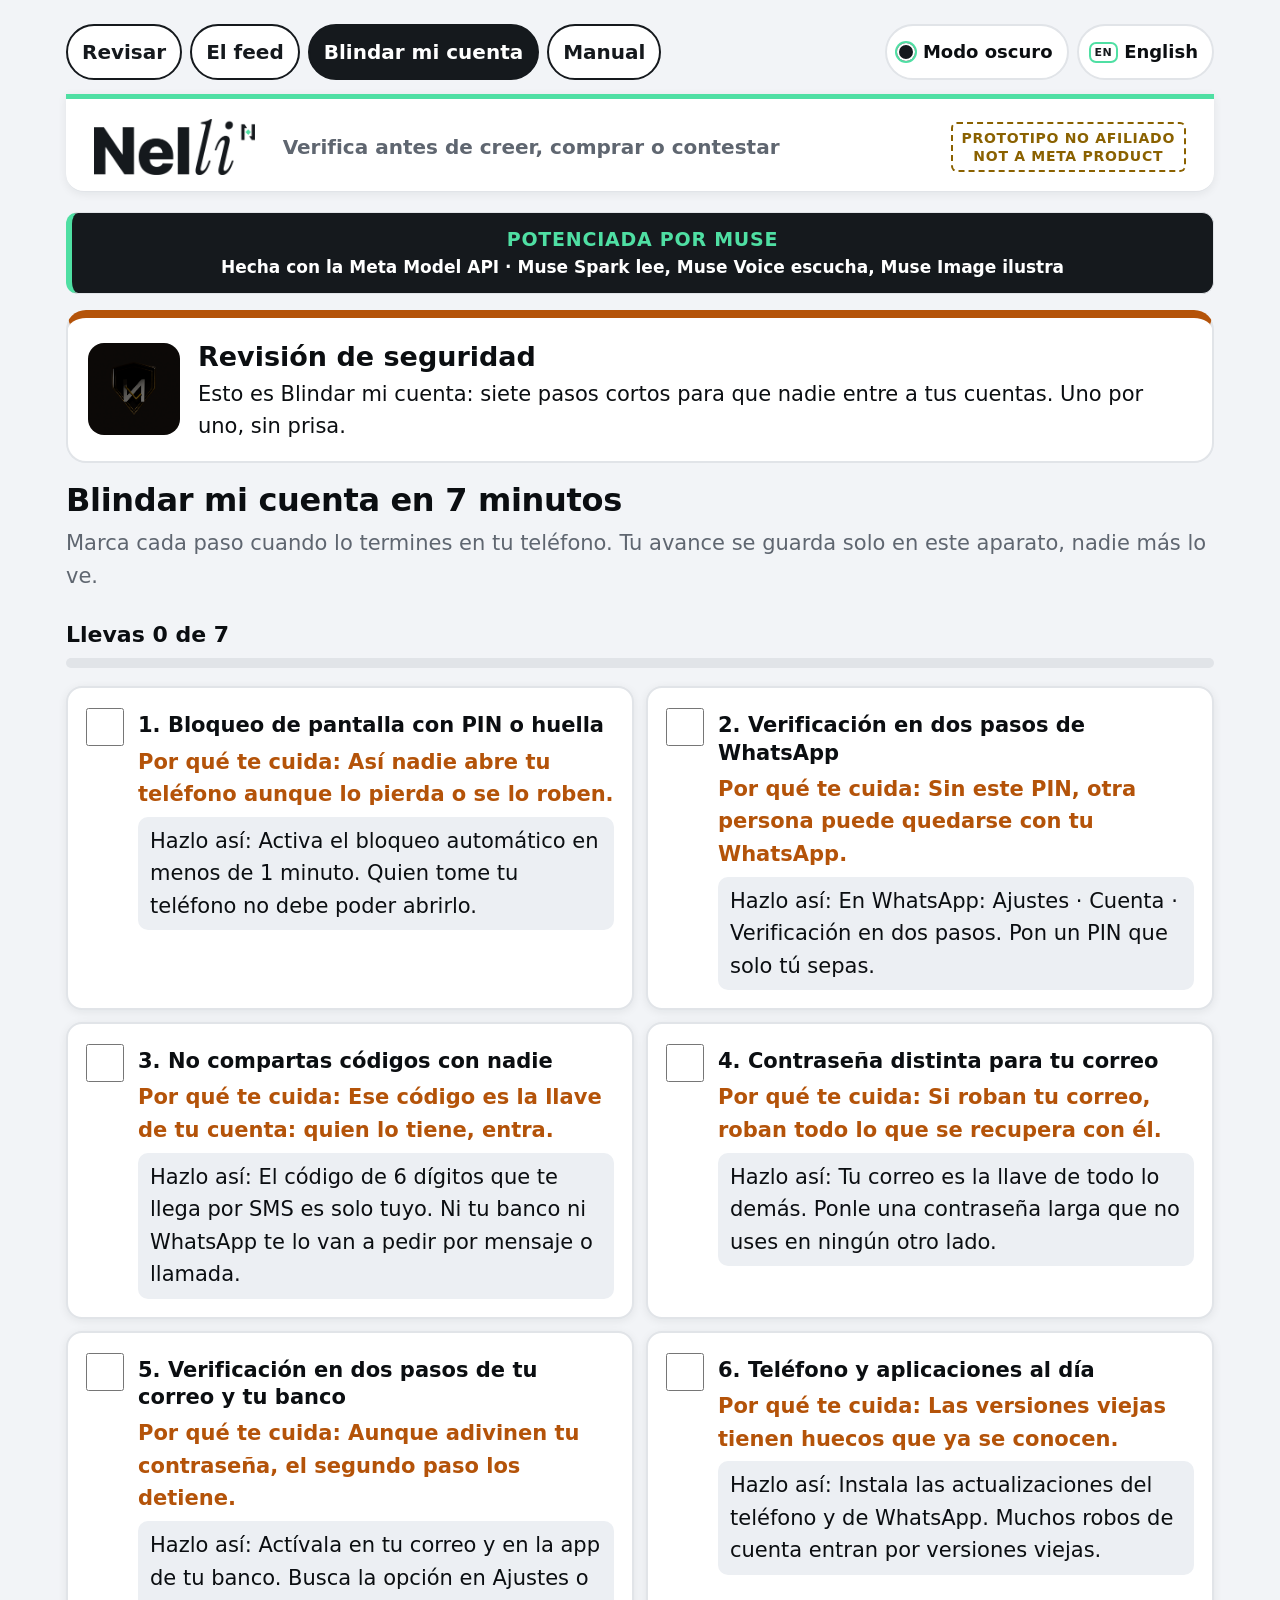
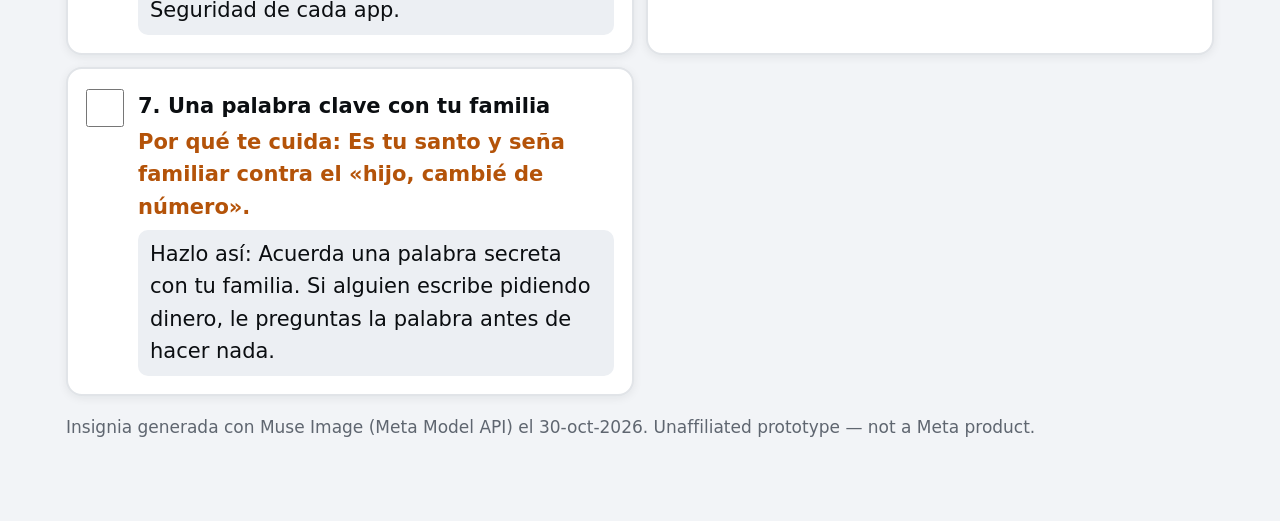
<file: web/blindar.html>
<!doctype html>
<html lang="es-MX">
<head>
<meta charset="utf-8">
<meta name="viewport" content="width=device-width, initial-scale=1">
<meta name="description" data-t-content="comun.descripcion" content="Nelli revisa mensajes, fotos y notas de voz sospechosas y te dice en palabras claras si parece fraude. Sin abrir ligas.">
<title data-t="bl.titulo">Nelli · Blindar mi cuenta en 7 minutos</title>
<meta name="theme-color" content="#FFFFFF">
<link rel="icon" href="../web/icono-grafito.png">
<script src="../web/tema.js"></script>
<script src="../web/idioma.js"></script>
<link rel="stylesheet" href="../web/nelli.css">
<style>
  .pagina { max-width: 560px; margin: 0 auto; padding: 16px 16px 48px; }
  h1 { font-size: 32px; margin-bottom: 8px; }
  .intro { margin: 0 0 16px; color: var(--texto-suave); }
  .conteo { position: sticky; top: 0; z-index: 2; margin: 0 -16px 8px; padding: 10px 16px; background: var(--fondo); font-family: var(--letra-titulo); font-size: 22px; font-weight: 700; }
  .barra-avance { display: block; height: 10px; border-radius: 999px; background: var(--borde); overflow: hidden; margin-top: 6px; }
  .barra-avance span { display: block; height: 100%; width: 0; background: var(--accion); transition: width .2s ease; }
  .pasos { list-style: none; margin: 0; padding: 0; display: grid; gap: 12px; }
  .paso-item { background: var(--superficie); border: 2px solid var(--borde); border-radius: 16px; }
  .paso-item:has(input:checked) { border-color: var(--accion); background: var(--ambar-fondo); }
  .paso-item label { display: flex; gap: 14px; align-items: flex-start; padding: 18px; cursor: pointer; min-height: 72px; font-size: 21px; }
  .paso-item input { flex: none; width: 38px; height: 38px; margin: 2px 0 0; accent-color: var(--accion); }
  .paso-item b { display: block; font-size: 21px; line-height: 1.3; }
  .paso-item span { display: block; margin-top: 6px; color: var(--texto); }
  .insignia { display: flex; gap: 16px; align-items: center; margin-top: 22px; padding: 20px; border-radius: 16px; background: var(--grafito); color: #ffffff; border-top: 8px solid var(--ambar); }
  .insignia[hidden] { display: none; }
  .insignia .icono { width: 56px; height: 56px; }
  .insignia strong { display: block; font-family: var(--letra-titulo); font-size: 26px; }
  .nota { margin-top: 18px; font-size: 17px; color: var(--texto-suave); }
</style>
</head>
<body>
<main class="pagina pagina-blindar">
  <nav class="menu" data-t-aria="menu.aria" aria-label="Pantallas del prototipo">
    <a href="../web/index.html" data-t="menu.revisar">Revisar</a>
    <a href="../feed/index.html" data-t="menu.feed">El feed</a>
    <a href="../web/blindar.html" aria-current="page" data-t="menu.blindar">Blindar mi cuenta</a>
    <a href="../web/manual.html" data-t="menu.manual">Manual</a>
    <span class="ajustes">
      <button type="button" class="boton-tema" data-tema-boton>Modo oscuro</button>
      <button type="button" class="boton-idioma" data-idioma-boton lang="en">English</button>
    </span>
  </nav>
  <header class="cabecera-nelli">
    <img class="logotipo logo-claro" src="../web/logotipo-grafito.png" alt="Nelli" width="720" height="251">
    <img class="logotipo logo-oscuro" src="../web/logotipo-blanco.png" alt="Nelli" width="720" height="251">
    <span class="lema" data-t="comun.lema">Verifica antes de creer, comprar o contestar</span>
    <span class="sello-prototipo"><span data-t="comun.sello">Prototipo no afiliado</span><br>Not a Meta product</span>
  </header>
  <p class="potencia-muse"><b data-t="comun.muse">POTENCIADA POR MUSE</b><span data-t="comun.muse.sub">Hecha con la Meta Model API · Muse Spark lee, Muse Voice escucha, Muse Image ilustra</span></p>
  <div class="revision-hero">
    <img src="../web/sello-3d.png" data-t-alt="bl.hero.alt" alt="Sello de Nelli en 3D" width="92" height="92">
    <div><strong data-t="bl.hero.t">Revisión de seguridad</strong><span data-t="bl.hero.p">Esto es Blindar mi cuenta: siete pasos cortos para que nadie entre a tus cuentas. Uno por uno, sin prisa.</span></div>
  </div>
  <h1 data-t="bl.h1">Blindar mi cuenta en 7 minutos</h1>
  <p class="intro" data-t="bl.intro">Marca cada paso cuando lo termines en tu teléfono. Tu avance se guarda solo en este aparato, nadie más lo ve.</p>

  <p class="conteo" aria-live="polite"><span data-t="bl.llevas">Llevas </span><span id="n">0</span><span data-t="bl.de7"> de 7</span><span class="barra-avance" aria-hidden="true"><span id="barra"></span></span></p>

  <ol class="pasos">
    <li class="paso-item"><label><input type="checkbox" data-paso><span><b data-t="bl.1.t">1. Bloqueo de pantalla con PIN o huella</b>
      <span class="por-que" data-t="bl.1.p">Por qué te cuida: Así nadie abre tu teléfono aunque lo pierda o se lo roben.</span><span class="hazlo" data-t="bl.1.h">Hazlo así: Activa el bloqueo automático en menos de 1 minuto. Quien tome tu teléfono no debe poder abrirlo.</span></span></label></li>
    <li class="paso-item"><label><input type="checkbox" data-paso><span><b data-t="bl.2.t">2. Verificación en dos pasos de WhatsApp</b>
      <span class="por-que" data-t="bl.2.p">Por qué te cuida: Sin este PIN, otra persona puede quedarse con tu WhatsApp.</span><span class="hazlo" data-t="bl.2.h">Hazlo así: En WhatsApp: Ajustes · Cuenta · Verificación en dos pasos. Pon un PIN que solo tú sepas.</span></span></label></li>
    <li class="paso-item"><label><input type="checkbox" data-paso><span><b data-t="bl.3.t">3. No compartas códigos con nadie</b>
      <span class="por-que" data-t="bl.3.p">Por qué te cuida: Ese código es la llave de tu cuenta: quien lo tiene, entra.</span><span class="hazlo" data-t="bl.3.h">Hazlo así: El código de 6 dígitos que te llega por SMS es solo tuyo. Ni tu banco ni WhatsApp te lo van a pedir por mensaje o llamada.</span></span></label></li>
    <li class="paso-item"><label><input type="checkbox" data-paso><span><b data-t="bl.4.t">4. Contraseña distinta para tu correo</b>
      <span class="por-que" data-t="bl.4.p">Por qué te cuida: Si roban tu correo, roban todo lo que se recupera con él.</span><span class="hazlo" data-t="bl.4.h">Hazlo así: Tu correo es la llave de todo lo demás. Ponle una contraseña larga que no uses en ningún otro lado.</span></span></label></li>
    <li class="paso-item"><label><input type="checkbox" data-paso><span><b data-t="bl.5.t">5. Verificación en dos pasos de tu correo y tu banco</b>
      <span class="por-que" data-t="bl.5.p">Por qué te cuida: Aunque adivinen tu contraseña, el segundo paso los detiene.</span><span class="hazlo" data-t="bl.5.h">Hazlo así: Actívala en tu correo y en la app de tu banco. Busca la opción en Ajustes o Seguridad de cada app.</span></span></label></li>
    <li class="paso-item"><label><input type="checkbox" data-paso><span><b data-t="bl.6.t">6. Teléfono y aplicaciones al día</b>
      <span class="por-que" data-t="bl.6.p">Por qué te cuida: Las versiones viejas tienen huecos que ya se conocen.</span><span class="hazlo" data-t="bl.6.h">Hazlo así: Instala las actualizaciones del teléfono y de WhatsApp. Muchos robos de cuenta entran por versiones viejas.</span></span></label></li>
    <li class="paso-item"><label><input type="checkbox" data-paso><span><b data-t="bl.7.t">7. Una palabra clave con tu familia</b>
      <span class="por-que" data-t="bl.7.p">Por qué te cuida: Es tu santo y seña familiar contra el «hijo, cambié de número».</span><span class="hazlo" data-t="bl.7.h">Hazlo así: Acuerda una palabra secreta con tu familia. Si alguien escribe pidiendo dinero, le preguntas la palabra antes de hacer nada.</span></span></label></li>
  </ol>

  <div class="insignia" id="insignia" hidden>
    <img class="icono" width="56" height="56" src="insignia-blindar.png" data-t-alt="bl.insignia.alt" alt="Insignia de cuenta blindada" style="border-radius:12px;background:#fff">
    <div><strong data-t="bl.insignia.t">Cuenta blindada</strong><span data-t="bl.insignia.p">Terminaste los 7 pasos.</span></div>
  </div>
  <p class="nota" data-t="bl.nota">Insignia generada con Muse Image (Meta Model API) el 30-oct-2026. Unaffiliated prototype — not a Meta product.</p>
</main>
<script>
(function () {
  'use strict';
  var cajas = Array.prototype.slice.call(document.querySelectorAll('[data-paso]'));
  function pintar() {
    var n = cajas.filter(function (c) { return c.checked; }).length;
    document.getElementById('n').textContent = n;
    document.getElementById('barra').style.width = (n / 7 * 100) + '%';
    document.getElementById('insignia').hidden = n !== 7;
    try { localStorage.setItem('nelli-blindar', JSON.stringify(cajas.map(function (c) { return c.checked; }))); } catch (e) {}
  }
  try {
    var guardado = JSON.parse(localStorage.getItem('nelli-blindar') || '[]');
    cajas.forEach(function (c, i) { c.checked = !!guardado[i]; });
  } catch (e) {}
  cajas.forEach(function (c) { c.addEventListener('change', pintar); });
  pintar();
})();
</script>
</body>
</html>
</file>
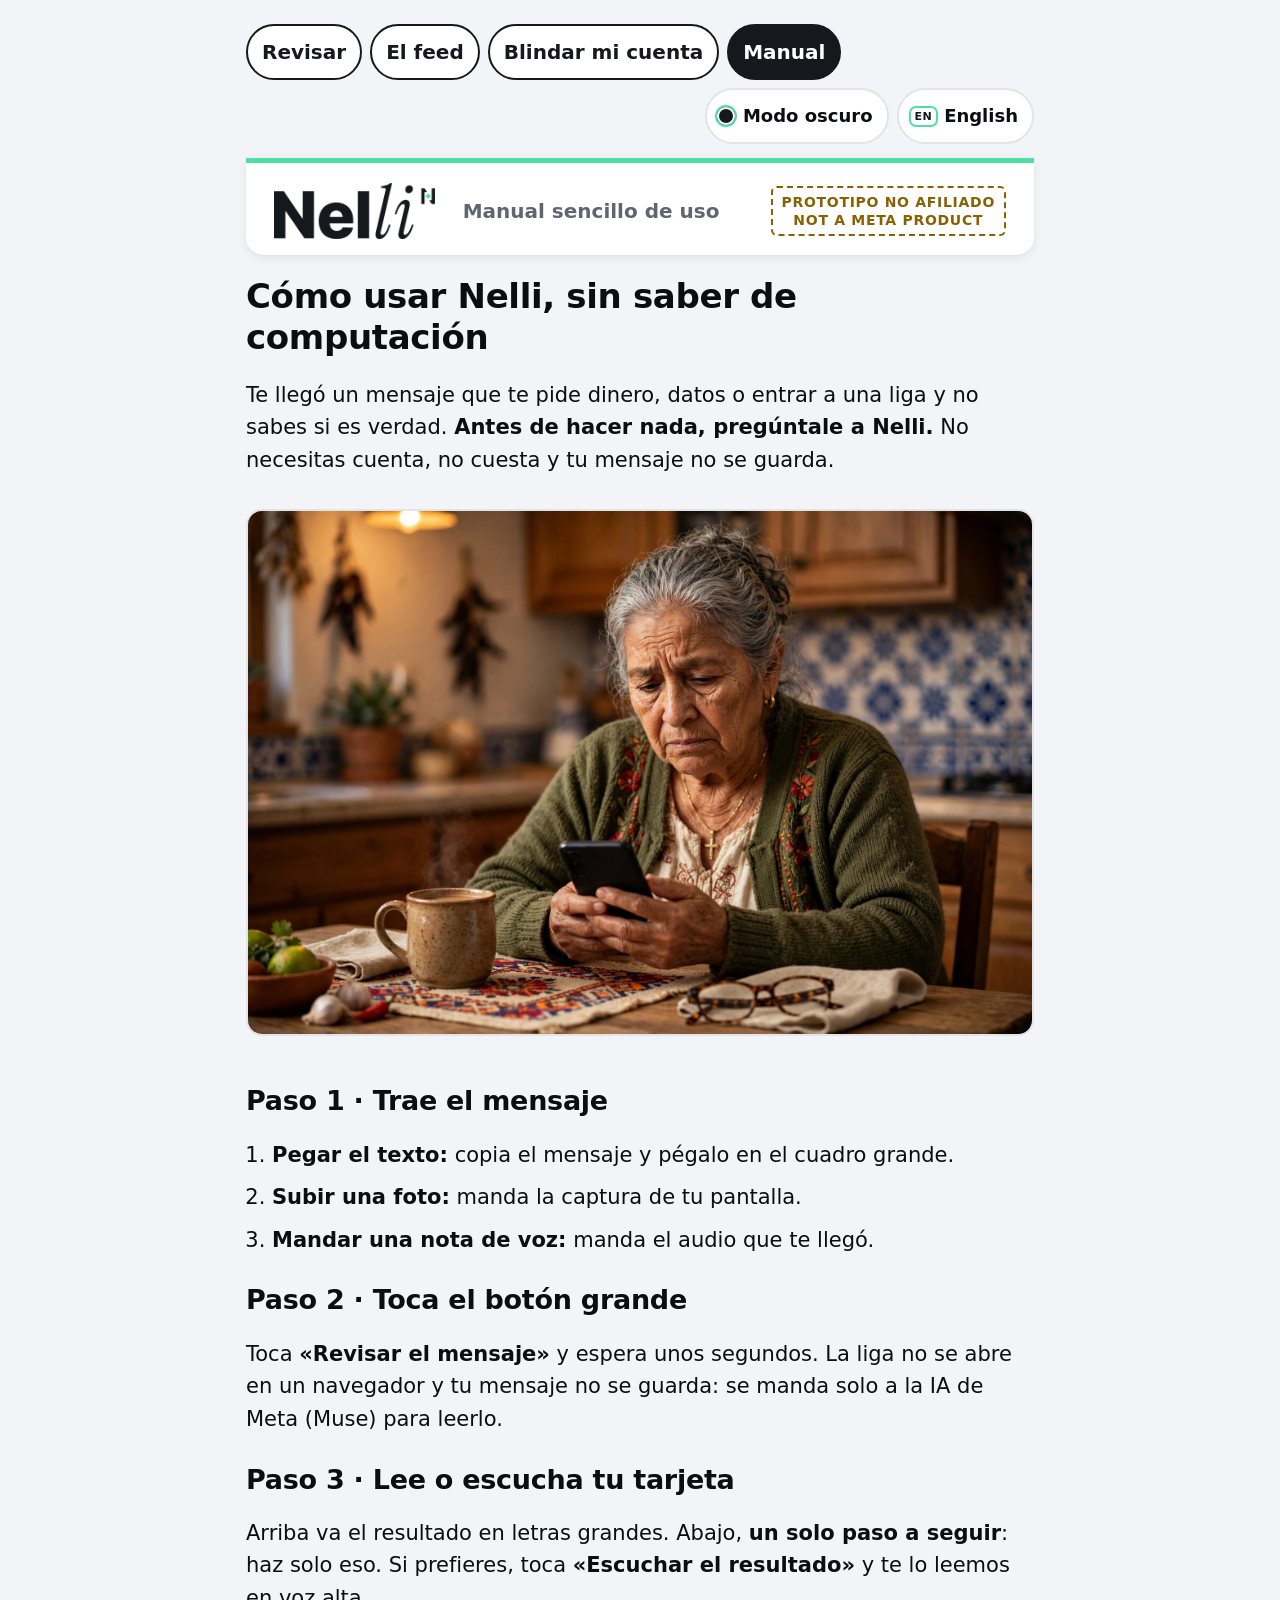
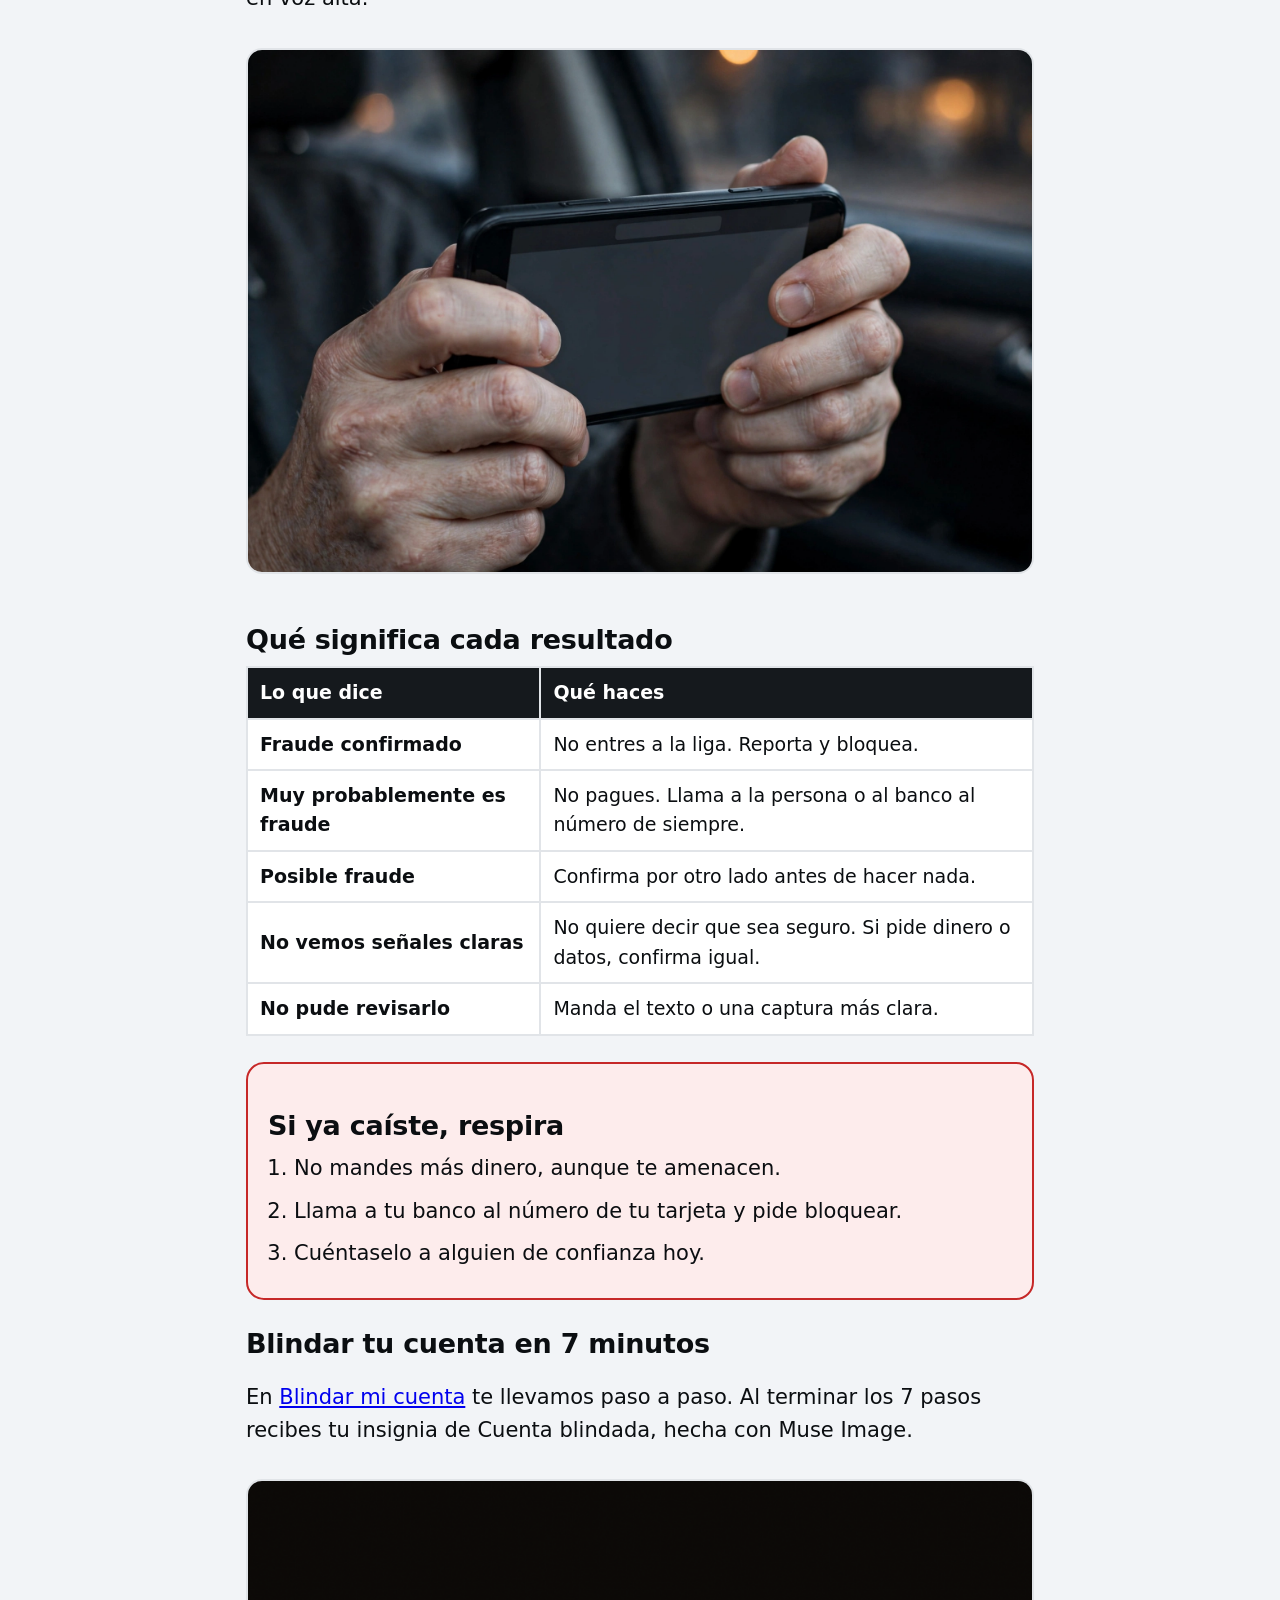
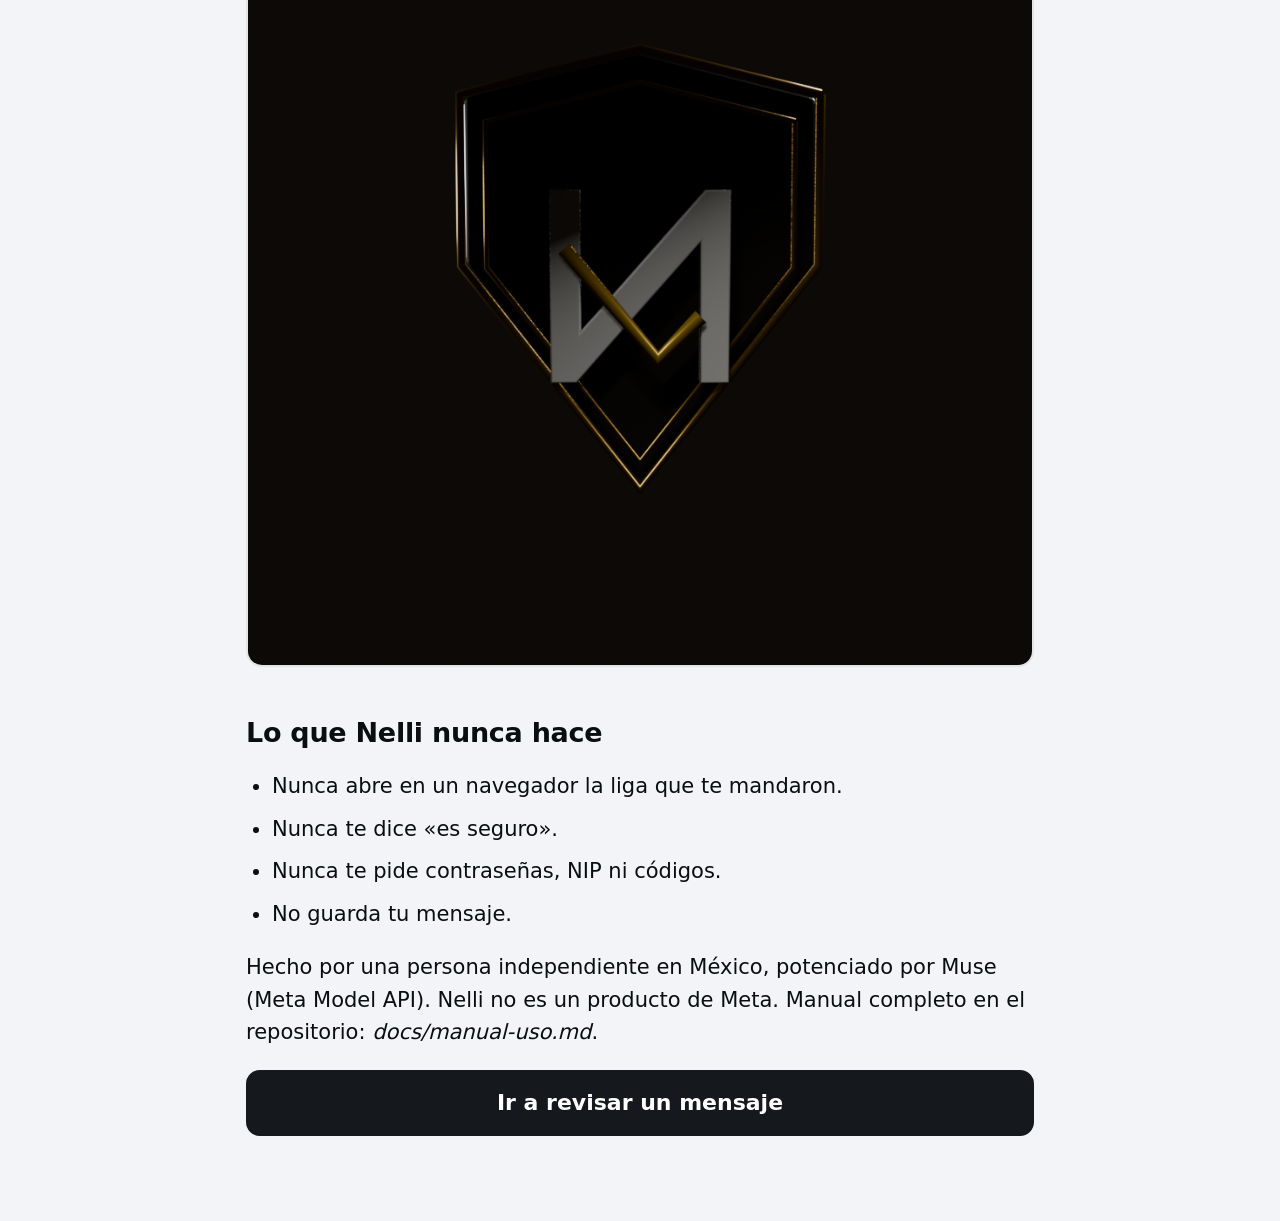
<file: web/manual.html>
<!doctype html>
<html lang="es-MX">
<head>
<meta charset="utf-8">
<meta name="viewport" content="width=device-width, initial-scale=1">
<meta name="description" data-t-content="man.descripcion" content="Manual sencillo de Nelli: cómo revisar un mensaje sospechoso en 3 pasos, qué significa cada resultado y qué hacer si ya caíste.">
<title data-t="man.titulo">Nelli · Manual sencillo de uso</title>
<meta name="theme-color" content="#FFFFFF">
<link rel="icon" href="../web/icono-grafito.png">
<script src="../web/tema.js"></script>
<script src="../web/idioma.js"></script>
<link rel="stylesheet" href="../web/nelli.css">
<style>
  .pagina { max-width: 560px; margin: 0 auto; padding: 16px 16px 48px; }
  .manual h1 { font-size: 34px; margin: 6px 0 10px; }
  .manual h2 { font-size: 27px; margin: 28px 0 10px; }
  .manual p, .manual li { font-size: 21px; }
  .manual ol, .manual ul { padding-left: 26px; } .manual li { margin: 10px 0; }
  .tabla { width: 100%; border-collapse: collapse; font-size: 19px; margin: 10px 0; }
  .tabla th, .tabla td { border: 2px solid var(--borde); padding: 10px 12px; text-align: left; background: var(--superficie); }
  .tabla th { background: var(--grafito); color: #ffffff; }
  .foto-manual { width: 100%; height: auto; border-radius: 16px; border: 2px solid var(--borde); margin: 12px 0; }
  @media (min-width: 960px) { body .pagina { max-width: 860px; } }
  @media print { .menu, .boton-tema, .boton-idioma, .cabecera-nelli .sello-prototipo { display: none; } body { background: #fff; } }
</style>
</head>
<body>
<main class="pagina manual">
  <nav class="menu" data-t-aria="menu.aria" aria-label="Pantallas del prototipo">
    <a href="../web/index.html" data-t="menu.revisar">Revisar</a>
    <a href="../feed/index.html" data-t="menu.feed">El feed</a>
    <a href="../web/blindar.html" data-t="menu.blindar">Blindar mi cuenta</a>
    <a href="../web/manual.html" aria-current="page" data-t="menu.manual">Manual</a>
    <span class="ajustes">
      <button type="button" class="boton-tema" data-tema-boton>Modo oscuro</button>
      <button type="button" class="boton-idioma" data-idioma-boton lang="en">English</button>
    </span>
  </nav>
  <header class="cabecera-nelli">
    <img class="logotipo logo-claro" src="../web/logotipo-grafito.png" alt="Nelli" width="720" height="251">
    <img class="logotipo logo-oscuro" src="../web/logotipo-blanco.png" alt="Nelli" width="720" height="251">
    <span class="lema" data-t="man.lema">Manual sencillo de uso</span>
    <span class="sello-prototipo"><span data-t="comun.sello">Prototipo no afiliado</span><br>Not a Meta product</span>
  </header>

  <h1 data-t="man.h1">Cómo usar Nelli, sin saber de computación</h1>
  <p><span data-t="man.intro.1">Te llegó un mensaje que te pide dinero, datos o entrar a una liga y no sabes si es verdad. </span><strong data-t="man.intro.b">Antes de hacer nada, pregúntale a Nelli.</strong><span data-t="man.intro.2"> No necesitas cuenta, no cuesta y tu mensaje no se guarda.</span></p>
  <img class="foto-manual" src="../feed/img/familia.png" data-t-alt="man.foto1.alt" alt="Una señora mirando su celular con preocupación en su cocina" width="1024" height="1024">

  <h2 data-t="man.paso1">Paso 1 · Trae el mensaje</h2>
  <ol>
    <li><strong data-t="man.paso1.a.b">Pegar el texto:</strong><span data-t="man.paso1.a"> copia el mensaje y pégalo en el cuadro grande.</span></li>
    <li><strong data-t="man.paso1.b.b">Subir una foto:</strong><span data-t="man.paso1.b"> manda la captura de tu pantalla.</span></li>
    <li><strong data-t="man.paso1.c.b">Mandar una nota de voz:</strong><span data-t="man.paso1.c"> manda el audio que te llegó.</span></li>
  </ol>
  <h2 data-t="man.paso2">Paso 2 · Toca el botón grande</h2>
  <p><span data-t="man.paso2.1">Toca </span><strong data-t="man.paso2.b">«Revisar el mensaje»</strong><span data-t="man.paso2.2"> y espera unos segundos. La liga no se abre en un navegador y tu mensaje no se guarda: se manda solo a la IA de Meta (Muse) para leerlo.</span></p>
  <h2 data-t="man.paso3">Paso 3 · Lee o escucha tu tarjeta</h2>
  <p><span data-t="man.paso3.1">Arriba va el resultado en letras grandes. Abajo, </span><strong data-t="man.paso3.b">un solo paso a seguir</strong><span data-t="man.paso3.2">: haz solo eso. Si prefieres, toca </span><strong data-t="man.paso3.b2">«Escuchar el resultado»</strong><span data-t="man.paso3.3"> y te lo leemos en voz alta.</span></p>
  <img class="foto-manual" src="../feed/img/multa.png" data-t-alt="man.foto2.alt" alt="Manos sosteniendo un celular dentro de un carro" width="1024" height="1024">

  <h2 data-t="man.niveles">Qué significa cada resultado</h2>
  <table class="tabla">
    <tr><th data-t="man.th.dice">Lo que dice</th><th data-t="man.th.haces">Qué haces</th></tr>
    <tr><td><strong data-t="man.n1">Fraude confirmado</strong></td><td data-t="man.n1.h">No entres a la liga. Reporta y bloquea.</td></tr>
    <tr><td><strong data-t="man.n2">Muy probablemente es fraude</strong></td><td data-t="man.n2.h">No pagues. Llama a la persona o al banco al número de siempre.</td></tr>
    <tr><td><strong data-t="man.n3">Posible fraude</strong></td><td data-t="man.n3.h">Confirma por otro lado antes de hacer nada.</td></tr>
    <tr><td><strong data-t="man.n4">No vemos señales claras</strong></td><td data-t="man.n4.h">No quiere decir que sea seguro. Si pide dinero o datos, confirma igual.</td></tr>
    <tr><td><strong data-t="man.n5">No pude revisarlo</strong></td><td data-t="man.n5.h">Manda el texto o una captura más clara.</td></tr>
  </table>

  <section class="ya-cai">
    <h2 data-t="man.yacai">Si ya caíste, respira</h2>
    <ol>
      <li data-t="man.yacai.1">No mandes más dinero, aunque te amenacen.</li>
      <li data-t="man.yacai.2">Llama a tu banco al número de tu tarjeta y pide bloquear.</li>
      <li data-t="man.yacai.3">Cuéntaselo a alguien de confianza hoy.</li>
    </ol>
  </section>

  <h2 data-t="man.bl">Blindar tu cuenta en 7 minutos</h2>
  <p><span data-t="man.bl.1">En </span><a href="../web/blindar.html" data-t="man.bl.liga">Blindar mi cuenta</a><span data-t="man.bl.2"> te llevamos paso a paso. Al terminar los 7 pasos recibes tu insignia de Cuenta blindada, hecha con Muse Image.</span></p>
  <img class="foto-manual" src="../web/sello-3d.png" data-t-alt="man.sello.alt" alt="Sello de Nelli en tres dimensiones" width="900" height="900">

  <h2 data-t="man.nunca">Lo que Nelli nunca hace</h2>
  <ul>
    <li data-t="man.nunca.1">Nunca abre en un navegador la liga que te mandaron.</li>
    <li data-t="man.nunca.2">Nunca te dice «es seguro».</li>
    <li data-t="man.nunca.3">Nunca te pide contraseñas, NIP ni códigos.</li>
    <li data-t="man.nunca.4">No guarda tu mensaje.</li>
  </ul>
  <p><span data-t="man.pie">Hecho por una persona independiente en México, potenciado por Muse (Meta Model API). Nelli no es un producto de Meta. Manual completo en el repositorio: </span><em>docs/manual-uso.md</em>.</p>
  <p><a class="boton boton-principal" href="../web/index.html" data-t="man.ir">Ir a revisar un mensaje</a></p>
</main>
</body>
</html>
</file>
<file: web/nelli.css>
/* Nelli · estilos compartidos de web/, feed/ y blindar.
   Reglas: letra grande, español de casa, nunca verde, nunca porcentajes.
   Letra del sistema: la página no llama a ningún servidor de fuentes y funciona sin internet.

   Piel sobre el logotipo oficial: grafito #15191D, blanco y el rombo menta #4FDFA3.
   Claro por defecto. Oscuro si el teléfono está en modo oscuro (o con el botón: web/tema.js pone
   data-tema="claro|oscuro" en <html>). El menta es solo marca y foco: nunca un nivel, porque
   verde diría «seguro». Nunca azul Facebook ni verde WhatsApp (docs/piel-nelli.md). */

:root {
  color-scheme: light;
  --grafito: #15191D;          /* el fondo del logotipo; fijo en los dos modos */
  --blanco: #ffffff;
  --menta: #4fdfa3;            /* el rombo del logo */

  --tinta: #15191D;            /* el color que manda: botones, bordes fuertes, chips activos */
  --tinta-texto: #ffffff;      /* lo que va escrito sobre la tinta */
  --fondo: #f2f4f7;
  --fondo-exterior: #e3e6ea;   /* alrededor del feed en pantallas anchas */
  --superficie: #ffffff;
  --superficie-suave: #eceff3;
  --texto: #0b0e11;
  --texto-suave: #5f6670;
  --borde: #e1e4e8;
  --accion: var(--tinta);
  --accion-oscuro: #0b0e11;
  --accion-texto: var(--tinta-texto);
  --foco: #15191D;

  --ambar: #b45309;
  --ambar-fondo: #fff1dc;
  --ambar-borde: #f0c98a;
  --ambar-texto: #6b3a00;
  --sello: #8a6100;            /* el sello «Prototipo no afiliado» */

  /* Niveles: rojo, ámbar oscuro, ámbar y gris. Nunca verde. */
  --nivel-confirmado: #c62828;
  --nivel-confirmado-fondo: #fdecec;
  --nivel-muy: #9a4a00;
  --nivel-muy-fondo: #fdecd6;
  --nivel-posible: #8a6100;
  --nivel-posible-fondo: #fdf3cf;
  --nivel-gris: #4b5563;
  --nivel-gris-fondo: #eceff3;

  --aviso-feed: #b45309;
  --aviso-feed-fondo: #fff1dc;
  --aviso-feed-texto: #6b3a00;

  --radio: 16px;
  --sombra: 0 6px 24px rgba(21, 25, 29, .16);
  --sombra-suave: 0 2px 10px rgba(21, 25, 29, .07);
  --letra-titulo: system-ui, -apple-system, 'Segoe UI', Roboto, 'Helvetica Neue', Arial, sans-serif;
  --letra: system-ui, -apple-system, 'Segoe UI', Roboto, 'Helvetica Neue', Arial, sans-serif;
}

/* Modo oscuro: el grafito del logo. Entra solo con el teléfono en oscuro o con el botón. */
@media (prefers-color-scheme: dark) { :root:not([data-tema="claro"]) { --modo-oscuro: 1; } }
:root[data-tema="oscuro"] { --modo-oscuro: 1; }
@media (prefers-color-scheme: dark) {
  :root:not([data-tema="claro"]) {
    color-scheme: dark;
    --tinta: #ffffff; --tinta-texto: #15191D;
    --fondo: #0f1114; --fondo-exterior: #000000; --superficie: #15191D; --superficie-suave: #1e242b;
    --texto: #ffffff; --texto-suave: #aeb6bf; --borde: #2a3139;
    --accion-oscuro: #ffffff; --foco: #4fdfa3;
    --ambar: #ffb04a; --ambar-fondo: #2a2114; --ambar-borde: #5a4420; --ambar-texto: #ffe3b8; --sello: #ffd86b;
    --nivel-confirmado: #ff7a74; --nivel-confirmado-fondo: #3a1a19;
    --nivel-muy: #ffb04a; --nivel-muy-fondo: #2a2114;
    --nivel-posible: #ffd86b; --nivel-posible-fondo: #2a2416;
    --nivel-gris: #aeb6bf; --nivel-gris-fondo: #1e242b;
    --aviso-feed: #ffb04a; --aviso-feed-fondo: #2a2114; --aviso-feed-texto: #ffe3b8;
    --sombra: 0 6px 24px rgba(0, 0, 0, .5); --sombra-suave: 0 2px 10px rgba(0, 0, 0, .35);
  }
}
:root[data-tema="oscuro"] {
  color-scheme: dark;
  --tinta: #ffffff; --tinta-texto: #15191D;
  --fondo: #0f1114; --fondo-exterior: #000000; --superficie: #15191D; --superficie-suave: #1e242b;
  --texto: #ffffff; --texto-suave: #aeb6bf; --borde: #2a3139;
  --accion-oscuro: #ffffff; --foco: #4fdfa3;
  --ambar: #ffb04a; --ambar-fondo: #2a2114; --ambar-borde: #5a4420; --ambar-texto: #ffe3b8; --sello: #ffd86b;
  --nivel-confirmado: #ff7a74; --nivel-confirmado-fondo: #3a1a19;
  --nivel-muy: #ffb04a; --nivel-muy-fondo: #2a2114;
  --nivel-posible: #ffd86b; --nivel-posible-fondo: #2a2416;
  --nivel-gris: #aeb6bf; --nivel-gris-fondo: #1e242b;
  --aviso-feed: #ffb04a; --aviso-feed-fondo: #2a2114; --aviso-feed-texto: #ffe3b8;
  --sombra: 0 6px 24px rgba(0, 0, 0, .5); --sombra-suave: 0 2px 10px rgba(0, 0, 0, .35);
}

* { box-sizing: border-box; }
html { -webkit-text-size-adjust: 100%; }
body {
  margin: 0; background: var(--fondo); color: var(--texto);
  font-family: var(--letra); font-size: 21px; line-height: 1.55;
}
h1, h2, h3 { font-family: var(--letra-titulo); font-weight: 800; letter-spacing: -.01em; line-height: 1.2; margin: 0; }
button, input, textarea { font: inherit; }
:focus-visible { outline: 4px solid var(--foco); outline-offset: 3px; }
.oculto { position: absolute; width: 1px; height: 1px; overflow: hidden; clip: rect(0 0 0 0); white-space: nowrap; }
.icono { width: 1.2em; height: 1.2em; flex: none; vertical-align: -0.2em; }

/* ---------- Botones ---------- */
.boton {
  display: flex; align-items: center; justify-content: center; gap: 10px;
  width: 100%; min-height: 64px; padding: 14px 18px; border-radius: 14px; touch-action: manipulation;
  border: 2px solid var(--accion); background: var(--superficie); color: var(--accion);
  font-weight: 700; font-size: 22px; cursor: pointer; text-decoration: none; text-align: center;
  transition: background-color .15s ease, transform .15s ease;
}
.boton:active { transform: scale(.98); }
.boton-principal { background: var(--accion); color: var(--accion-texto); }
.boton-rojo { background: var(--nivel-confirmado); border-color: var(--nivel-confirmado); color: #fff; }
:root[data-tema="oscuro"] .boton-rojo { color: #15191D; }
@media (prefers-color-scheme: dark) { :root:not([data-tema="claro"]) .boton-rojo { color: #15191D; } }

/* ---------- Tarjeta ---------- */
.tarjeta { background: var(--superficie); border-radius: var(--radio); overflow: hidden; }
.tarjeta-cabeza { display: flex; gap: 14px; align-items: flex-start; padding: 22px 20px 18px; border-bottom: 1px solid var(--borde); }
.tarjeta-cabeza .icono { width: 40px; height: 40px; }
.tarjeta-etiqueta { font-size: 34px; font-weight: 800; letter-spacing: -.01em; }
.tarjeta-sub { margin: 4px 0 0; font-size: 18px; opacity: .9; }

.nivel-fraude_confirmado .tarjeta-cabeza { background: var(--nivel-confirmado-fondo); color: var(--nivel-confirmado); }
.nivel-muy_probablemente_fraude .tarjeta-cabeza { background: var(--nivel-muy-fondo); color: var(--nivel-muy); }
.nivel-posible_fraude .tarjeta-cabeza { background: var(--nivel-posible-fondo); color: var(--nivel-posible); }
.nivel-sin_senales_claras .tarjeta-cabeza,
.nivel-no_pude_revisar .tarjeta-cabeza,
.nivel-negativa .tarjeta-cabeza { background: var(--nivel-gris-fondo); color: var(--nivel-gris); }

.tarjeta-cuerpo { padding: 8px 20px 20px; }
.tarjeta h3 { font-size: 20px; margin: 20px 0 10px; color: var(--texto); }

.puntos { list-style: none; margin: 0; padding: 0; }
.punto { display: flex; gap: 12px; padding: 12px 0; border-top: 1px solid var(--borde); }
.punto:first-child { border-top: 0; }
.punto-marca {
  flex: none; width: 36px; height: 36px; border-radius: 50%; display: grid; place-items: center;
  font-weight: 800; font-family: var(--letra-titulo);
}
.punto-ok .punto-marca { background: var(--superficie-suave); color: var(--texto); }
.punto-alerta .punto-marca { background: var(--nivel-confirmado-fondo); color: var(--nivel-confirmado); }
.punto-no_revisado .punto-marca { background: var(--nivel-gris-fondo); color: var(--nivel-gris); }
.punto-titulo { font-weight: 700; display: block; }
.punto-texto { display: block; color: var(--texto); }
.punto-no_revisado .punto-texto { color: var(--nivel-gris); }

.paso {
  margin-top: 18px; padding: 16px 18px; border-radius: 14px; background: var(--ambar-fondo); color: var(--texto);
  border-left: 6px solid var(--ambar); font-size: 21px; font-weight: 600;
}
.paso small { display: block; font-size: 16px; font-weight: 800; color: var(--ambar); letter-spacing: .04em; text-transform: uppercase; }

.fuente { display: flex; gap: 12px; align-items: flex-start; margin-top: 18px; padding: 14px 16px; border: 1px solid var(--borde); border-radius: 14px; }
.fuente .icono { width: 30px; height: 30px; color: var(--texto-suave); }
.fuente-cita { margin: 6px 0 0; font-style: italic; }
.fuente a { color: var(--texto); word-break: break-word; }

.ligas { margin-top: 18px; padding: 14px 16px; border-radius: 14px; background: var(--nivel-gris-fondo); }
.ligas code { display: block; font-size: 18px; word-break: break-all; color: var(--texto); font-family: ui-monospace, Consolas, monospace; }
.ligas p { margin: 0 0 6px; font-size: 18px; }

.botones { display: grid; gap: 12px; margin-top: 22px; }
.panel { margin-top: 12px; padding: 16px; border-radius: 14px; background: var(--ambar-fondo); border: 1px solid var(--ambar-borde); }
.panel[hidden] { display: none; }
.panel p { margin: 0 0 10px; }

.nota-ejemplo { margin: 0; padding: 10px 20px; background: var(--nivel-gris-fondo); color: var(--nivel-gris); font-size: 17px; font-weight: 600; }

.licencia { margin-top: 20px; font-size: 15px; color: var(--texto-suave); line-height: 1.4; }

/* ---------- Capa encima (se abre sin salir) ---------- */
.capa { position: fixed; inset: 0; background: rgba(0, 0, 0, .55); display: flex; align-items: flex-end; justify-content: center; z-index: 50; }
.capa[hidden] { display: none; }
.capa-caja { width: 100%; max-width: 560px; max-height: 92vh; overflow-y: auto; border-radius: 20px 20px 0 0; background: var(--superficie); box-shadow: var(--sombra); }
.capa-cerrar {
  position: sticky; top: 0; display: flex; justify-content: flex-end; padding: 8px 8px 0; background: transparent; z-index: 2;
}
.capa-cerrar button { min-width: 48px; min-height: 48px; border: 0; border-radius: 50%; background: var(--superficie-suave); color: var(--texto); cursor: pointer; font-size: 28px; line-height: 1; }

@media (min-width: 600px) { .capa { align-items: center; } .capa-caja { border-radius: 20px; } }
@media (prefers-reduced-motion: reduce) { * { transition: none !important; animation: none !important; } }

/* ---------- Menú entre pantallas (prototipo) y botón de modo ---------- */
.menu { display: flex; flex-wrap: wrap; align-items: center; gap: 8px; margin: 0 0 14px; font-size: 17px; }
.menu a { border: 2px solid var(--tinta); border-radius: 999px; padding: 7px 14px; color: var(--tinta); font-weight: 600; text-decoration: none; background: var(--superficie); }
.menu a[aria-current] { background: var(--tinta); color: var(--tinta-texto); }
.boton-tema, .boton-idioma {
  display: inline-flex; align-items: center; gap: 8px; min-height: 44px; padding: 6px 14px 6px 10px;
  border: 2px solid var(--borde); border-radius: 999px; background: var(--superficie); color: var(--texto);
  font-size: 16px; font-weight: 700; cursor: pointer; touch-action: manipulation;
}
.boton-tema { margin-left: auto; }
/* Los dos botones (modo e idioma) viajan juntos a la derecha y, si no caben, bajan juntos */
.menu .ajustes { display: flex; gap: 8px; margin-left: auto; }
.menu .ajustes .boton-tema { margin-left: 0; }
.boton-tema::before { content: ''; width: 18px; height: 18px; border-radius: 50%; flex: none; background: var(--grafito); box-shadow: inset 0 0 0 2px var(--superficie), 0 0 0 2px var(--menta); }
.boton-tema.es-oscuro::before { background: var(--blanco); }
/* Botón de idioma (web/idioma.js): dice el idioma al que cambia; la marca es el mismo aro menta del botón de modo */
.boton-idioma { padding-left: 12px; }
.boton-idioma::before { content: 'EN'; font-size: 11px; font-weight: 800; letter-spacing: .04em; line-height: 1; padding: 3px 4px; border-radius: 5px; flex: none; color: var(--grafito); background: var(--superficie); box-shadow: 0 0 0 2px var(--menta); }
.boton-idioma[lang="es"]::before { content: 'ES'; }
:root[data-tema="oscuro"] .boton-idioma::before { color: var(--blanco); background: var(--grafito); }
@media (prefers-color-scheme: dark) { :root:not([data-tema="claro"]) .boton-idioma::before { color: var(--blanco); background: var(--grafito); } }

/* ---------- Cabecera propia Nelli (no es barra de ninguna red) ---------- */
.cabecera-nelli {
  display: grid; grid-template-columns: 1fr auto; grid-template-areas: 'logo sello' 'lema lema';
  align-items: center; column-gap: 14px; row-gap: 6px;
  background: var(--superficie); color: var(--texto); border-bottom: 1px solid var(--borde); border-radius: 0 0 18px 18px;
  border-top: 5px solid var(--menta);   /* el menta del rombo del logo: acento de marca, no un nivel */
  padding: 14px 18px 12px; margin: 0 -16px 18px; box-shadow: var(--sombra-suave);
}
.cabecera-nelli h1, .cabecera-nelli > div { display: contents; }
.cabecera-nelli .logotipo { grid-area: logo; height: 40px; width: auto; max-width: 100%; justify-self: start; }
.cabecera-nelli .logo-oscuro { display: none; }
.cabecera-nelli .lema { grid-area: lema; display: block; font-family: var(--letra); font-size: 16px; font-weight: 600; color: var(--texto-suave); margin: 0; }
.sello-prototipo {
  grid-area: sello; flex: none; max-width: 200px;
  border: 2px dashed var(--sello); border-radius: 6px; padding: 5px 9px;
  color: var(--sello); font-size: 12px; font-weight: 800; letter-spacing: .05em;
  text-transform: uppercase; line-height: 1.3; text-align: center;
}
:root[data-tema="oscuro"] .cabecera-nelli .logo-claro { display: none; }
:root[data-tema="oscuro"] .cabecera-nelli .logo-oscuro { display: block; }
@media (prefers-color-scheme: dark) {
  :root:not([data-tema="claro"]) .cabecera-nelli .logo-claro { display: none; }
  :root:not([data-tema="claro"]) .cabecera-nelli .logo-oscuro { display: block; }
}
.tarjeta { border-top: 8px solid var(--tinta); }
.nivel-fraude_confirmado { border-top-color: var(--nivel-confirmado); }
.nivel-muy_probablemente_fraude { border-top-color: var(--nivel-muy); }
.nivel-posible_fraude { border-top-color: var(--nivel-posible); }

/* ---------- Diseño para mayores (docs/diseno-mayores.md) ---------- */
.caminos { display: grid; gap: 12px; margin: 0 0 20px; }
.camino {
  display: flex; gap: 14px; align-items: center; text-align: left; width: 100%;
  min-height: 72px; padding: 14px 18px; border-radius: 16px; cursor: pointer;
  border: 3px solid var(--tinta); background: var(--superficie); color: var(--texto);
  font-size: 22px; font-weight: 700; touch-action: manipulation;
}
.camino small { display: block; font-size: 18px; font-weight: 600; color: var(--texto-suave); }
.camino .icono { width: 34px; height: 34px; color: var(--texto); }
.sin-miedo {
  margin: 0 0 20px; padding: 16px 18px; border-radius: 14px; color: var(--texto);
  background: var(--ambar-fondo); border: 2px solid var(--ambar); font-size: 20px; font-weight: 600;
}
.boton-escuchar { margin-bottom: 14px; }
.paso-guia { display: flex; align-items: center; gap: 10px; font-family: var(--letra-titulo); font-size: 24px; font-weight: 800; margin: 22px 0 10px; }
.paso-guia::before { content: ''; flex: none; width: 12px; height: 12px; border-radius: 3px; background: var(--menta); transform: rotate(45deg); }

.potencia-muse {
  margin: 0 0 16px; padding: 12px 16px; border-radius: 12px; text-align: center;
  background: var(--grafito); color: var(--menta); font-weight: 800; font-size: 19px; letter-spacing: .04em;
  border: 1px solid var(--borde); border-left: 6px solid var(--menta);
}
.potencia-muse span { display: block; color: #ffffff; font-size: 17px; font-weight: 600; letter-spacing: 0; }

/* ---------- Escritorio PC (móvil manda abajo de 960px) ---------- */
@media (min-width: 960px) {
  body .pagina { max-width: 1220px; padding: 24px 36px 64px; }
  .cabecera-nelli { margin: 0 0 20px; padding: 20px 28px 16px; grid-template-columns: auto 1fr auto; grid-template-areas: 'logo lema sello'; column-gap: 28px; }
  .cabecera-nelli .logotipo { height: 56px; }
  .cabecera-nelli .lema { font-size: 20px; }
  .sello-prototipo { font-size: 14px; max-width: 300px; }
  .menu a { min-height: 56px; display: inline-flex; align-items: center; font-size: 20px; }
  .boton-tema, .boton-idioma { min-height: 56px; font-size: 18px; }

  /* Revisar: izquierda trae el mensaje, derecha lo pega y lo revisa */
  .pagina-revisar { display: grid; grid-template-columns: 440px 1fr; column-gap: 36px; align-items: start; }
  .pagina-revisar > .menu, .pagina-revisar > .cabecera-nelli { grid-column: 1 / -1; }
  .pagina-revisar > .sin-miedo { grid-column: 1; }
  .pagina-revisar > .potencia-muse { grid-column: 1; margin: 0; }
  .pagina-revisar > .paso-guia:first-of-type { grid-column: 1; }
  .pagina-revisar > .caminos { grid-column: 1; grid-template-columns: 1fr; }
  .pagina-revisar > form { grid-column: 2; grid-row: 3 / span 4; background: var(--superficie);
    border: 2px solid var(--borde); border-top: 8px solid var(--tinta); border-radius: 18px; padding: 26px 28px; }
  .pagina-revisar > #resultado, .pagina-revisar > .ejemplos, .pagina-revisar > p:last-of-type { grid-column: 1 / -1; }
  .pagina-revisar #resultado .tarjeta { max-width: 820px; margin: 0 auto; }
  .pagina-revisar .ejemplos ul { grid-template-columns: repeat(3, 1fr); }

  /* Feed: dos columnas de publicaciones */
  body .app { max-width: 1220px; }
  .app main { display: grid; grid-template-columns: 1fr 1fr; gap: 18px; padding: 18px; align-items: start; }
  .app .publicacion { margin: 0; border: 2px solid var(--borde); border-radius: 18px; overflow: hidden; }

  /* Blindar: pasos en dos columnas */
  .pagina-blindar .pasos { grid-template-columns: 1fr 1fr; }
  .pagina-blindar .insignia { max-width: 760px; }
}

/* ---------- Amigable (docs/inspiracion-interfaz.md) ---------- */
.revision-hero { display:flex; gap:18px; align-items:center; background:var(--superficie);
  border:2px solid var(--borde); border-top:8px solid var(--ambar); border-radius:20px; padding:18px 20px; margin:0 0 18px; }
.revision-hero img { width:92px; height:92px; flex:none; border-radius:16px; background:var(--grafito); }
.revision-hero strong { font-family:var(--letra-titulo); font-size:27px; display:block; }
.por-que { color: var(--ambar) !important; font-weight:700; }
.hazlo { background:var(--superficie-suave); border-radius:10px; padding:8px 12px; }
.medidor { display:flex; gap:6px; padding:16px 20px 0; }
.medidor i { flex:1; height:12px; border-radius:99px; background:var(--nivel-gris-fondo); }
.medidor i.on-confirmado{background:var(--nivel-confirmado)} .medidor i.on-muy{background:var(--nivel-muy)}
.medidor i.on-posible{background:var(--nivel-posible)} .medidor i.on-gris{background:var(--nivel-gris)}
.ya-cai { margin-top:26px; background:var(--nivel-confirmado-fondo); border:2px solid var(--nivel-confirmado); border-radius:18px; padding:18px 20px; }
.ya-cai h2 { font-size:26px; margin-bottom:8px; } .ya-cai ol { margin:8px 0 0; padding-left:26px; } .ya-cai li { margin:8px 0; }
.tarjeta, .camino, .paso-item, .publicacion { box-shadow: var(--sombra-suave); }
</file>
